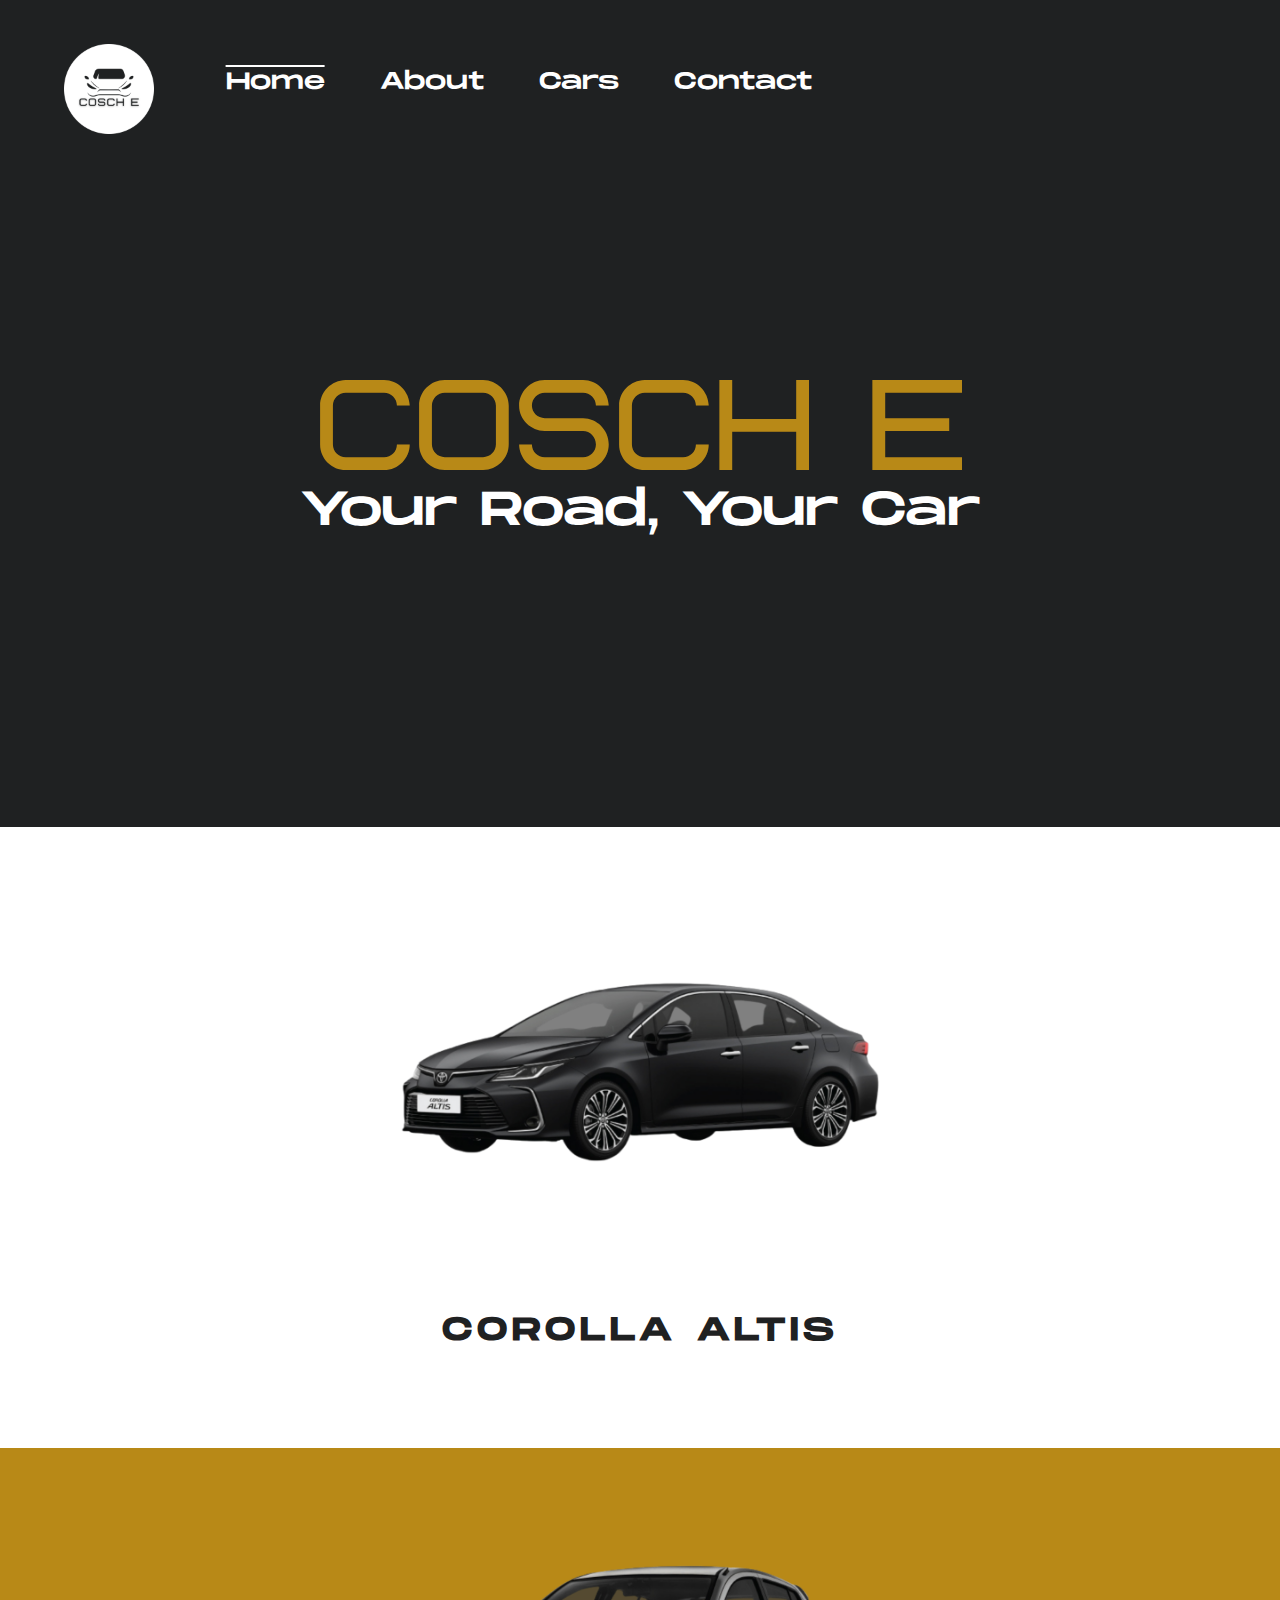
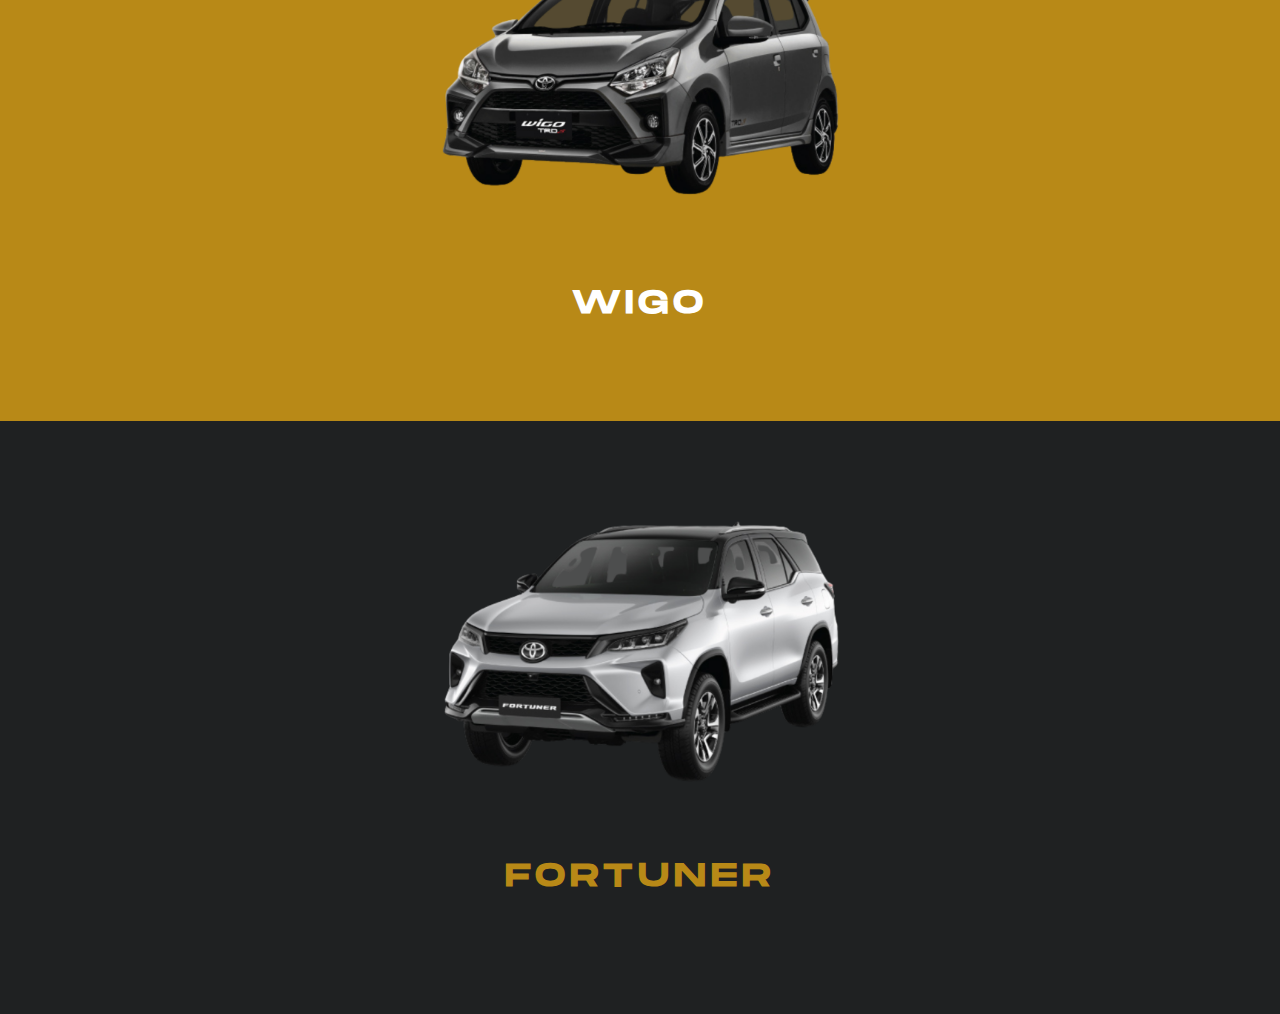
<file: index.html>
<!DOCTYPE html>
<html>
<head>
	<meta charset="utf-8">
	<title>COSCH E PH</title>
	<link rel="shortcut icon" type="image/png" href="img/favicon.png">
	<link rel="stylesheet" type="text/css" href="css/style.css">
</head>
<body>


		<div id="header">
			<img id="logo" src="img/logo.png">
			<nav>
				<a class="active" href="#">Home</a>
				<a href="about.html" accesskey="d">About</a>
				<a href="cars.html">Cars</a>
				<a href="contact.html">Contact</a>
			</nav>
		</div>

	<main id="main-doc">
		<section id="HTML" class="main-section intro">
			<header style=" font-family: bicubik; font-size: 8em; line-height: 0.8;">COSCH E</header>
			<header style=" font-family: monumentReg; color: white;">Your Road, Your Car</header>
		</section>

		<section id="altis" class="main-section altis">
			<img src="img/cars/altis.png"><br>
			<h1>COROLLA ALTIS</h1><br>
		</section>

		<section id="wigo" class="main-section wigo">
			<img src="img/cars/wigo.png"><br><h1>WIGO</h1><br>
		</section>

		<section id="fortuner" class="main-section fortuner">
			<img src="img/cars/fortuner.png"><br><h1>FORTUNER</h1><br>
		</section>
	</main>

	<div class="loaderDIV">
    <div id="logocontainer" onclick=fill()>
    x  <div id="pelogo">E</div>
      <div class="loader" style="left:2vh; top:0; height:2vh; width:0; animation:slide1 1s linear forwards infinite"></div>
      <div class="loader" style="right:0; top:2vh; width:2vh; height:0; animation:slide2 1s linear forwards infinite; animation-delay:0.5s"></div>
      <div class="loader" style="right:2vh; bottom:0; height:2vh; width:0; animation:slide3 1s linear forwards infinite"></div>
      <div class="loader" style="left:0; bottom:2vh; width:2vh; height:0; animation:slide4 1s linear forwards infinite; animation-delay:0.5s"></div>
    </div>
	</div>
	<script type="text/javascript" src="loader.js"></script>
</body>
</html>
</file>
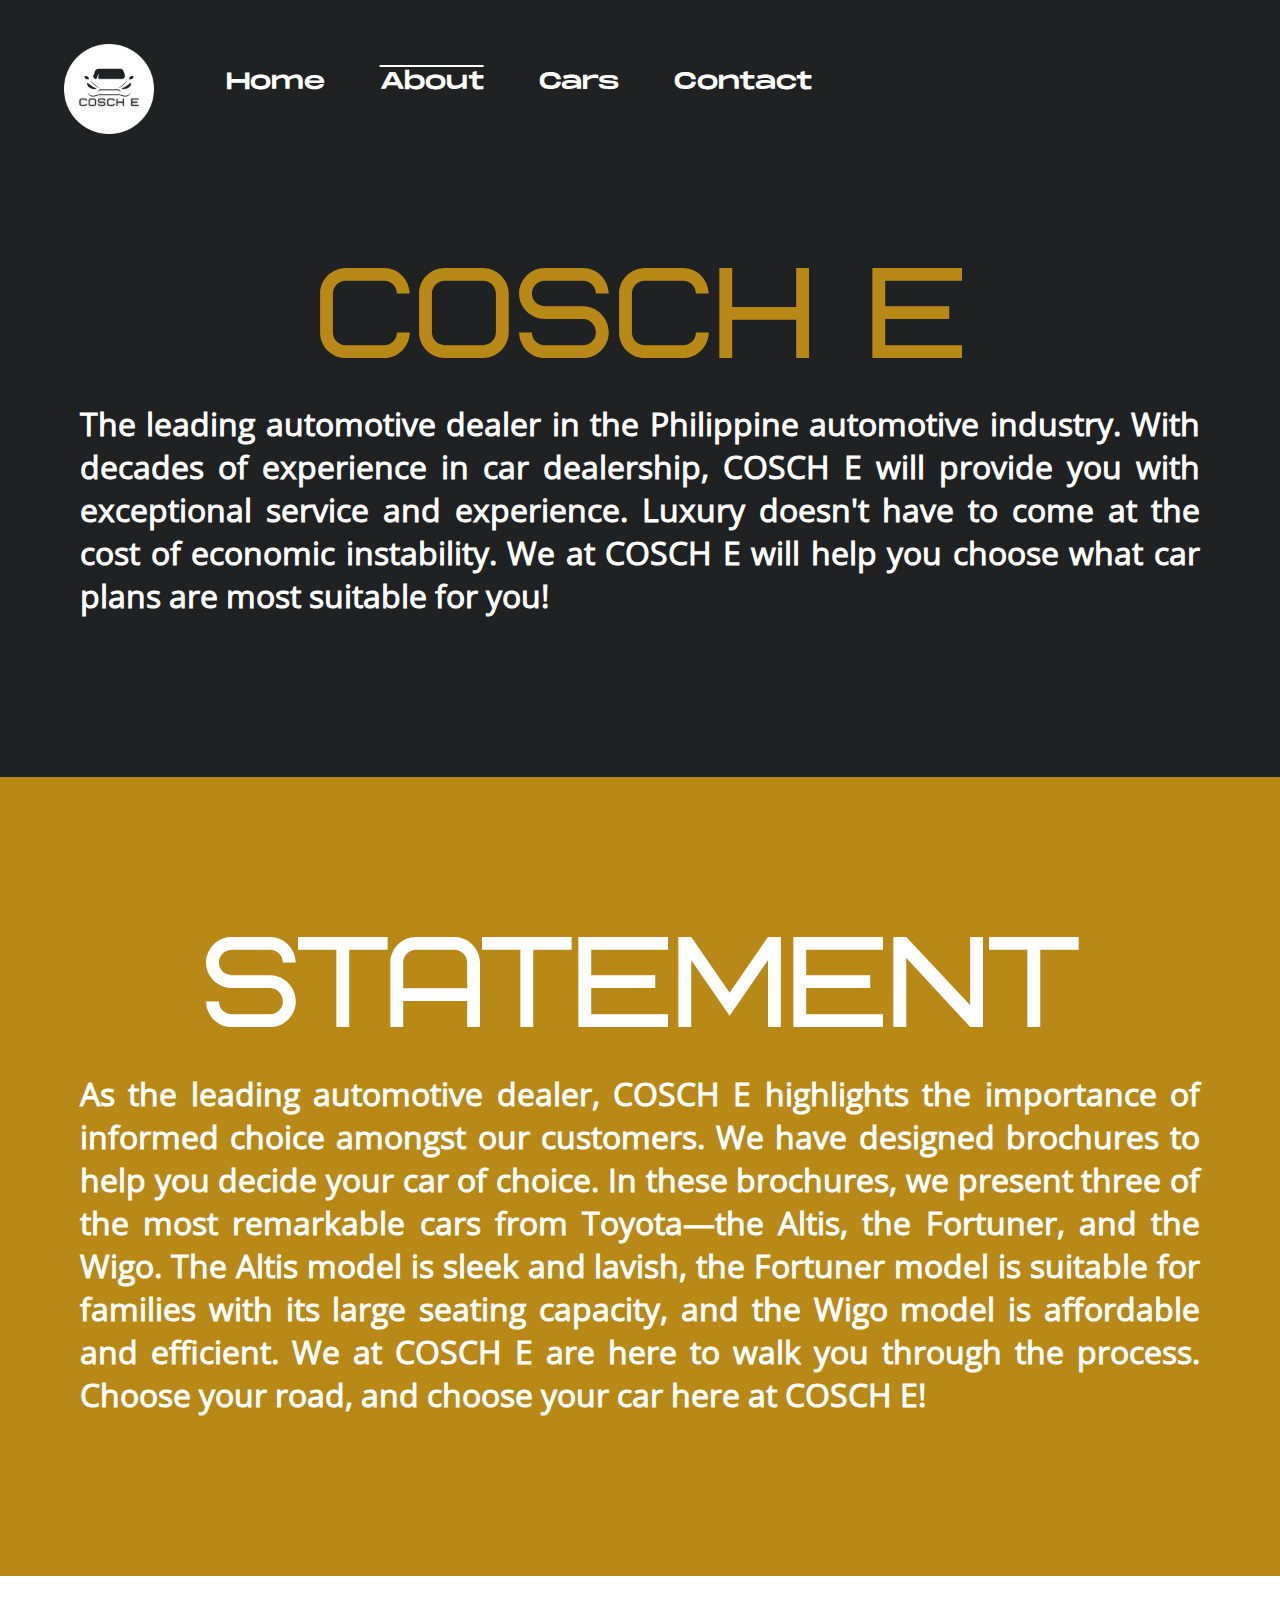
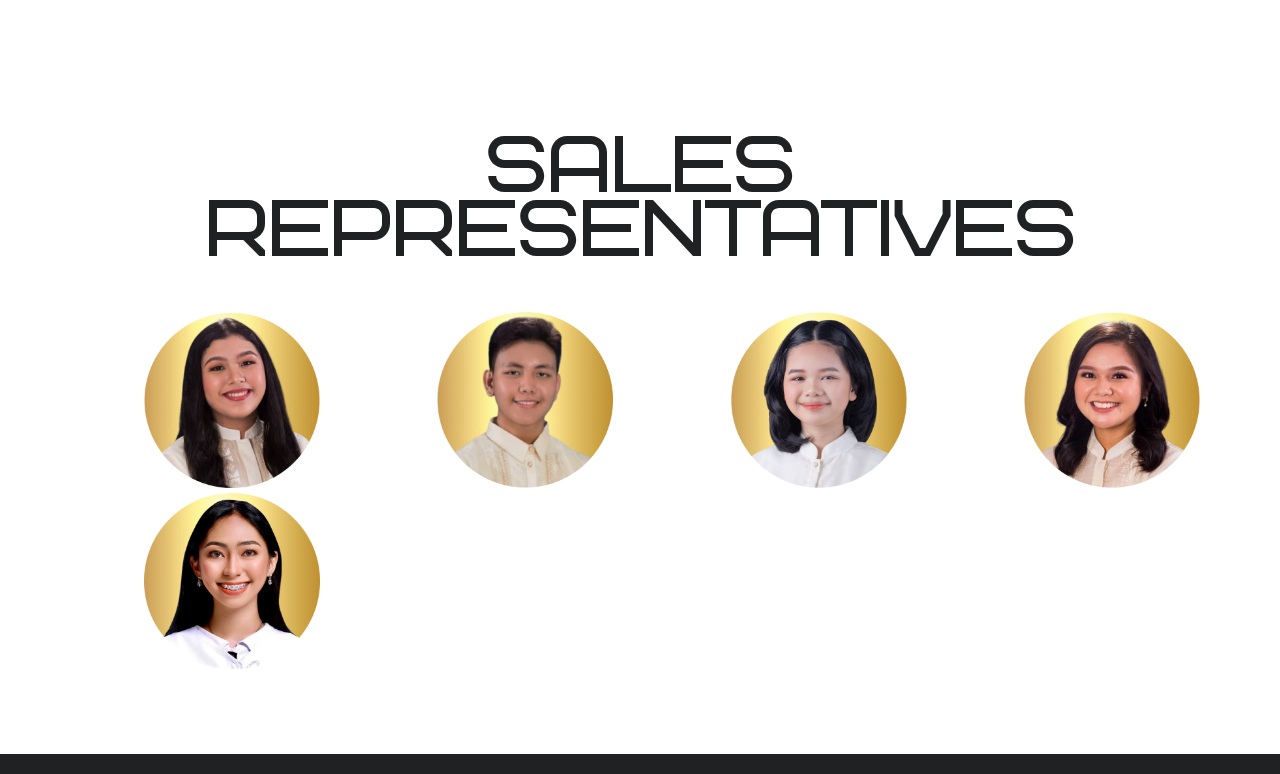
<file: about.html>
<!DOCTYPE html>
<html>
<head>
	<meta charset="utf-8">
	<title>COSCH E PH</title>
	<link rel="shortcut icon" type="image/png" href="img/favicon.png">
	<link rel="stylesheet" type="text/css" href="css/style.css">
</head>
<body>


		<div id="header">
			<img id="logo" src="img/logo.png">
			<nav>
				<a href="index.html">Home</a>
				<a class="active" href="#">About</a>
				<a href="cars.html">Cars</a>
				<a href="contact.html">Contact</a>
			</nav>
		</div>

	<main id="main-doc">
		<section class="main-section about">
			<header style=" font-family: bicubik; font-size: 8em; line-height: 0.8; text-align: center; color: #b88917; padding: 5rem 0 2rem 0;">COSCH E</header>
			<h1>The leading automotive dealer in the Philippine automotive industry. With decades of experience in car dealership, COSCH E will provide you with exceptional service and experience. Luxury doesn't have to come at the cost of economic instability. We at COSCH E will help you choose what car plans are most suitable for you!</h1>
		</section>

		<section id="altis" class="main-section reps">
			<header style=" font-family: bicubik; font-size: 8em; line-height: 0.8; text-align: center; color: white; padding: 5rem 0 2rem 0;">STATEMENT</header>
			<h1>As the leading automotive dealer, COSCH E highlights the importance of informed choice amongst our customers. We have designed brochures to help you decide your car of choice. In these brochures, we present three of the most remarkable cars from Toyota—the Altis, the Fortuner, and the Wigo. The Altis model is sleek and lavish, the Fortuner model is suitable for families with its large seating capacity, and the Wigo model is affordable and efficient. We at COSCH E are here to walk you through the process. Choose your road, and choose your car 
here at COSCH E! </h1>
		</section>

		<section id="altis" class="main-section statement">
			<header style=" font-family: bicubik; font-size: 5em; line-height: 0.8; text-align: center; color: #1F2122; padding: 5rem 0 3rem 0;">SALES REPRESENTATIVES</header>
			<img src="img/reps/1.png">
			<img src="img/reps/2.png">
			<img src="img/reps/3.png">
			<img src="img/reps/4.png">
			<img src="img/reps/5.png">

		</section>

<!-- 
		<section id="fortuner" class="main-section fortuner">
			<img src="img/cars/fortuner.png"><br><h1>FORTUNER</h1><br>
		</section>
-->
	</main>

	<div class="loaderDIV">
    <div id="logocontainer" onclick=fill()>
    x  <div id="pelogo">E</div>
      <div class="loader" style="left:2vh; top:0; height:2vh; width:0; animation:slide1 1s linear forwards infinite"></div>
      <div class="loader" style="right:0; top:2vh; width:2vh; height:0; animation:slide2 1s linear forwards infinite; animation-delay:0.5s"></div>
      <div class="loader" style="right:2vh; bottom:0; height:2vh; width:0; animation:slide3 1s linear forwards infinite"></div>
      <div class="loader" style="left:0; bottom:2vh; width:2vh; height:0; animation:slide4 1s linear forwards infinite; animation-delay:0.5s"></div>
    </div>
	</div>
	<script type="text/javascript" src="loader.js"></script>
</body>
</html>
</file>
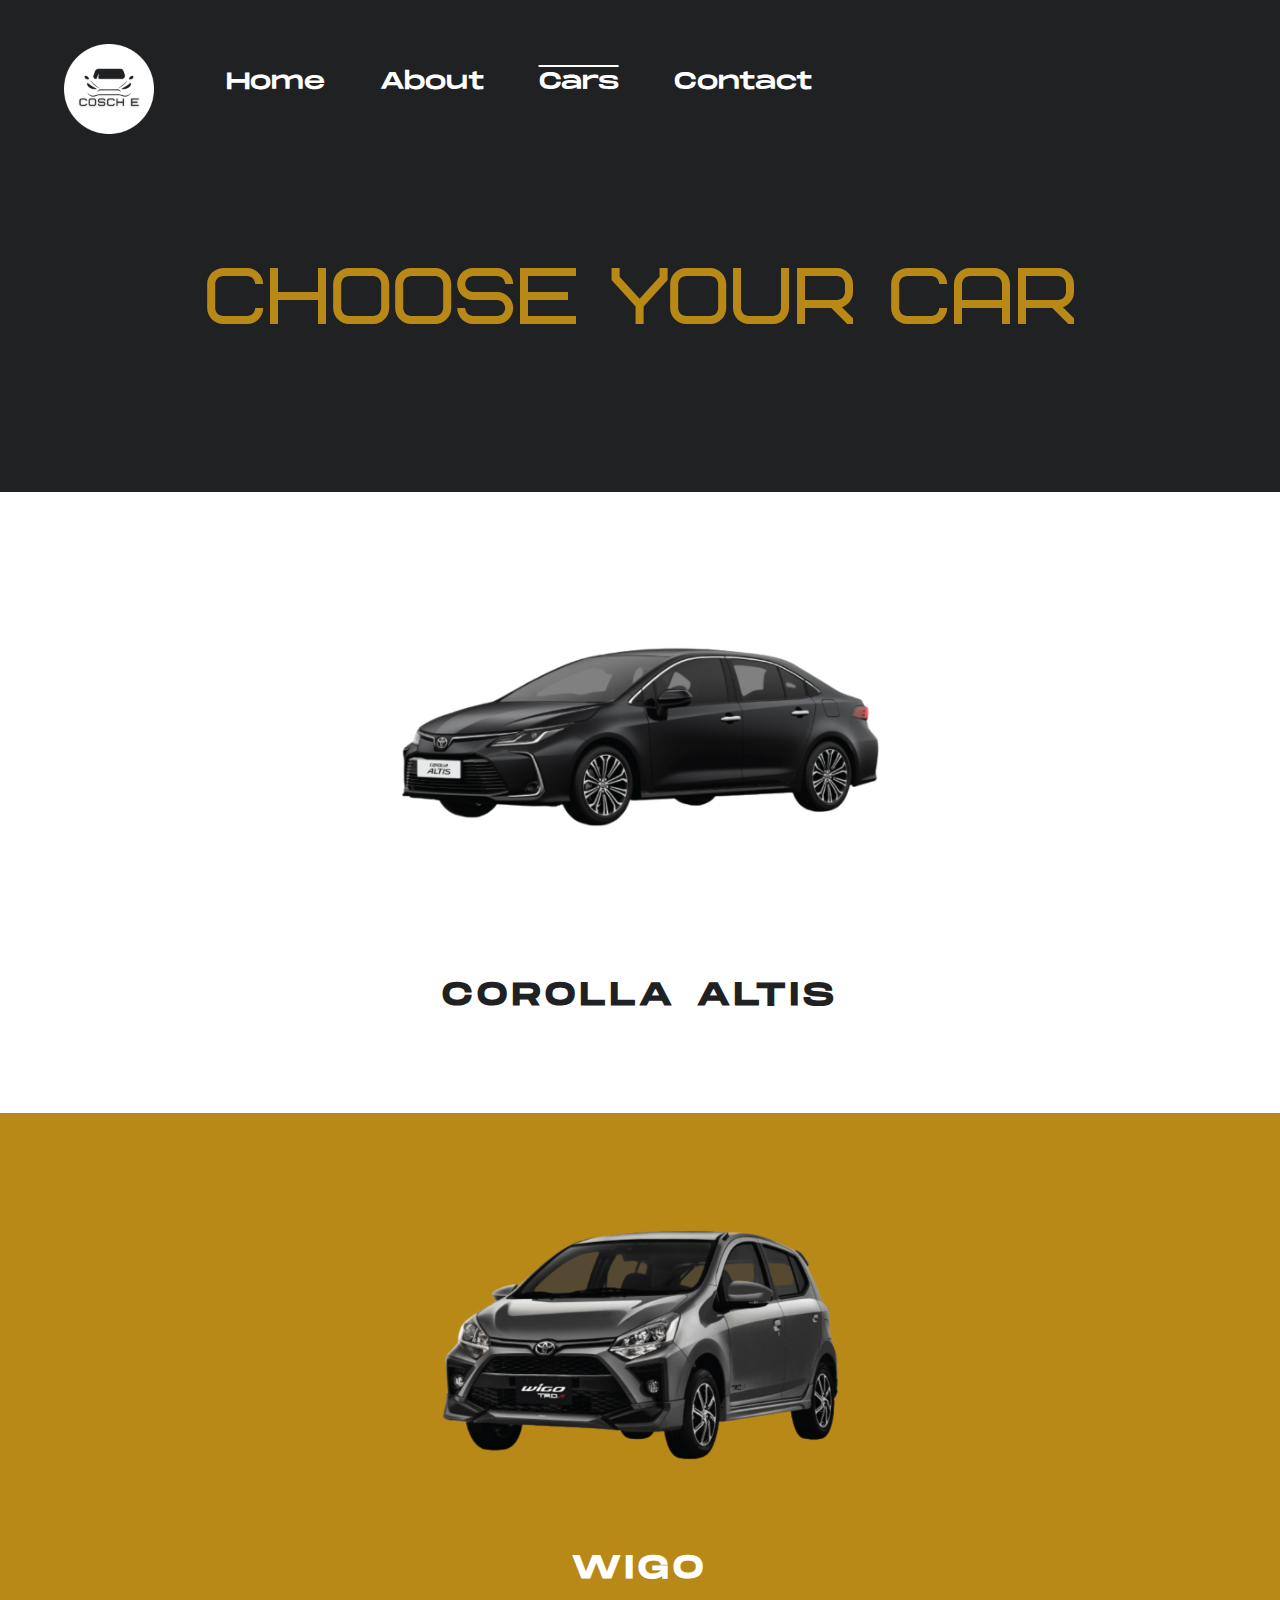
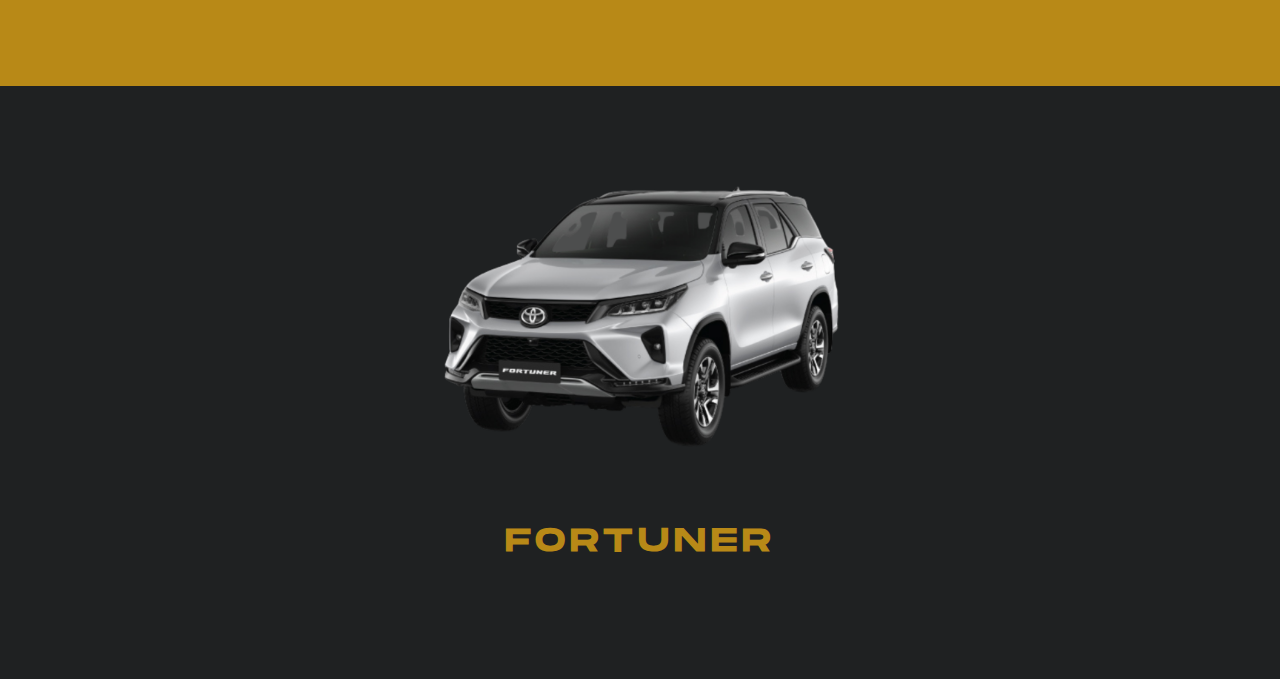
<file: cars.html>
<!DOCTYPE html>
<html>
<head>
	<meta charset="utf-8">
	<title>COSCH E PH</title>
	<link rel="shortcut icon" type="image/png" href="img/favicon.png">
	<link rel="stylesheet" type="text/css" href="css/style.css">
</head>
<body>


		<div id="header">
			<img id="logo" src="img/logo.png">
			<nav>
				<a href="index.html">Home</a>
				<a href="about.html">About</a>
				<a class="active" href="#">Cars</a>
				<a href="contact.html">Contact</a>
			</nav>
		</div>

	<main id="main-doc">
		<section id="HTML" class="main-section carIntro">
			<header style=" font-family: bicubik; font-size: 5em; line-height: 0.8;">CHOOSE YOUR CAR</header>
		</section>

		<section id="altis" class="main-section altis">
			<a href="pdf/altis.pdf" target="_blank"><img src="img/cars/altis.png"></a><br>
			<h1>COROLLA ALTIS</h1><br>
		</section>

		<section id="wigo" class="main-section wigo">
			<a href="pdf/wigo.pdf" target="_blank"><img src="img/cars/wigo.png"></a><br><h1>WIGO</h1><br>
		</section>

		<section id="fortuner" class="main-section fortuner">
			<a href="pdf/fortuner.pdf" target="_blank"><img src="img/cars/fortuner.png"></a><br><h1>FORTUNER</h1><br>
		</section>
	</main>

	<div class="loaderDIV">
    <div id="logocontainer" onclick=fill()>
    x  <div id="pelogo">E</div>
      <div class="loader" style="left:2vh; top:0; height:2vh; width:0; animation:slide1 1s linear forwards infinite"></div>
      <div class="loader" style="right:0; top:2vh; width:2vh; height:0; animation:slide2 1s linear forwards infinite; animation-delay:0.5s"></div>
      <div class="loader" style="right:2vh; bottom:0; height:2vh; width:0; animation:slide3 1s linear forwards infinite"></div>
      <div class="loader" style="left:0; bottom:2vh; width:2vh; height:0; animation:slide4 1s linear forwards infinite; animation-delay:0.5s"></div>
    </div>
	</div>
	<script type="text/javascript" src="loader.js"></script>
</body>
</html>
</file>
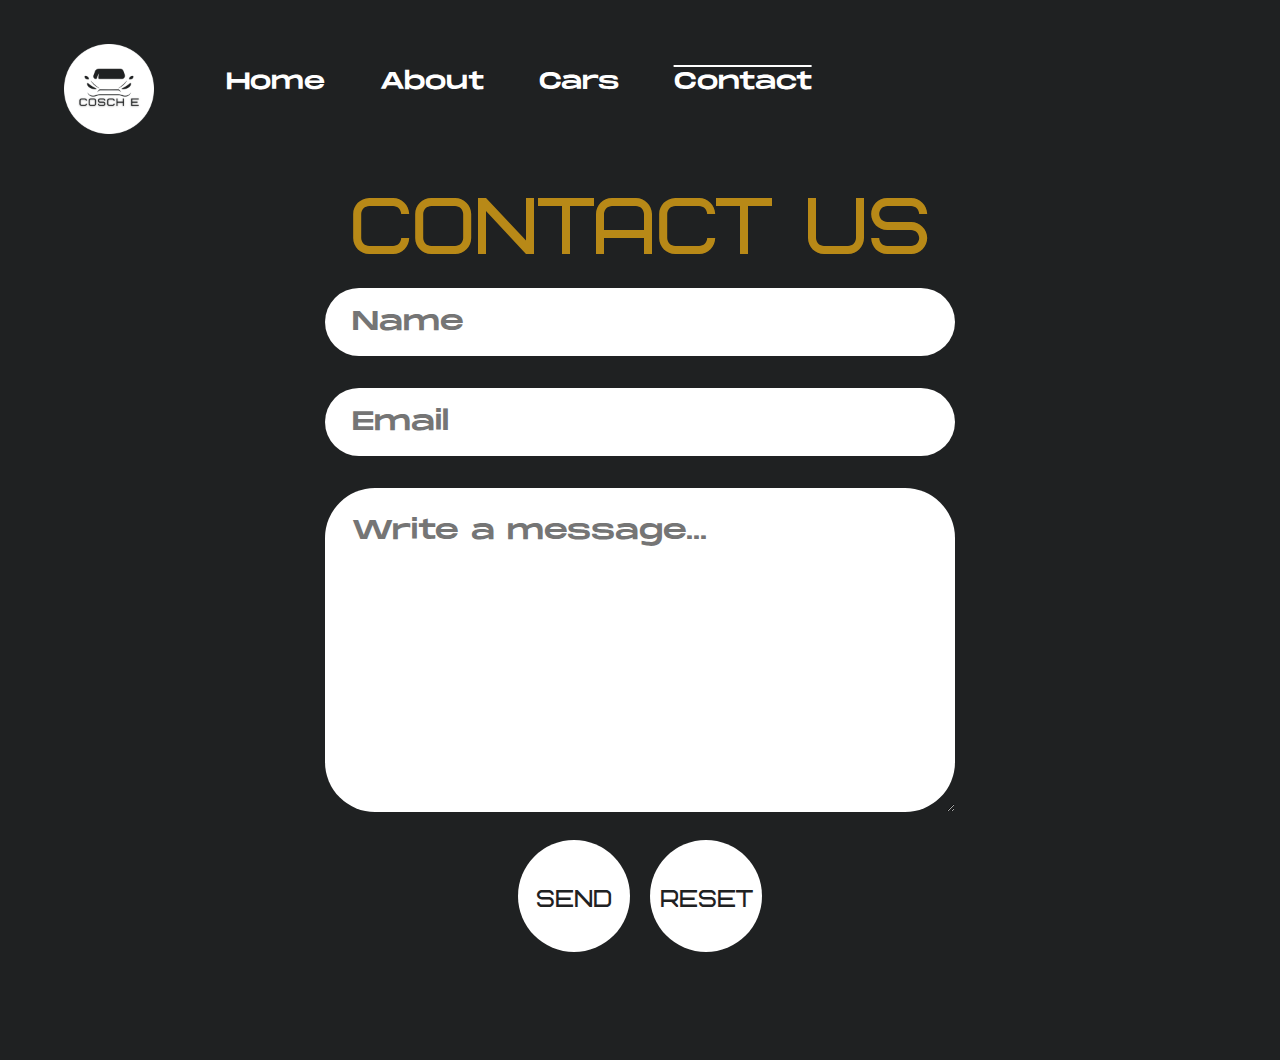
<file: contact.html>
<!DOCTYPE html>
<html>
<head>
	<meta charset="utf-8">
	<title>COSCH E PH</title>
	<link rel="shortcut icon" type="image/png" href="img/favicon.png">
	<link rel="stylesheet" type="text/css" href="css/style.css">
</head>
<body>


		<div id="header">
			<img id="logo" src="img/logo.png">
			<nav>
				<a href="index.html">Home</a>
				<a href="about.html">About</a>
				<a href="cars.html">Cars</a>
				<a class="active" href="#">Contact</a>
			</nav>
		</div>

	<main id="main-doc">
		<section class="contact">
			<header style=" font-family: bicubik; font-size: 8em; line-height: 0.8;">contact us</header>
		</section>
<!--
		<section id="altis" class="main-section altis">
			<img src="img/cars/altis.png"><br>
			<h1>COROLLA ALTIS</h1><br>
		</section>

		<section id="wigo" class="main-section wigo">
			<img src="img/cars/wigo.png"><br><h1>WIGO</h1><br>
		</section>

		<section id="fortuner" class="main-section fortuner">
			<img src="img/cars/fortuner.png"><br><h1>FORTUNER</h1><br>
		</section>
	-->

	<form action="https://formsubmit.co/giannacrisha@gmail.com" method="POST">
		<input type="hidden" name="_subject" value="A message from your website.">
		<input type="name" name="name" placeholder="Name" required><br>
		<input type="email" name="email" placeholder="Email" required><br>
		<textarea type="text" name="message" placeholder="Write a message..." required></textarea><br>
		<button type="submit">Send</button>
		<button type="reset">Reset</button>
	</form>
	</main>

	<div class="loaderDIV">
    <div id="logocontainer" onclick=fill()>
    x  <div id="pelogo">E</div>
      <div class="loader" style="left:2vh; top:0; height:2vh; width:0; animation:slide1 1s linear forwards infinite"></div>
      <div class="loader" style="right:0; top:2vh; width:2vh; height:0; animation:slide2 1s linear forwards infinite; animation-delay:0.5s"></div>
      <div class="loader" style="right:2vh; bottom:0; height:2vh; width:0; animation:slide3 1s linear forwards infinite"></div>
      <div class="loader" style="left:0; bottom:2vh; width:2vh; height:0; animation:slide4 1s linear forwards infinite; animation-delay:0.5s"></div>
    </div>
	</div>
	<script type="text/javascript" src="loader.js"></script>
</body>
</html>
</file>
<file: css/style.css>
/* MONUMENT FONTS */

@font-face {
	font-family: monumentReg;
	src: url(../fonts/monument/monument-reg.otf);
}

@font-face {
	font-family: monumentBold;
	src: url(../fonts/monument/monument-bold.otf);
}

/* OPEN SANS FONTS */

@font-face {
	font-family: openSansReg;
	src: url(../fonts/open-sans/OpenSans-Regular.ttf);
}

@font-face {
	font-family: openSansBold;
	src: url(../fonts/open-sans/OpenSans-Bold.ttf);
}

/* BICUBIK FONTS */

@font-face {
	font-family: bicubik;
	src: url(../fonts/bicubik/bicubik.otf);
}

/* TEXT ELEMENTS */

* {
	margin: 0;
}

body {
	background-color: #1f2122;
	color: #b88917;
	flex-direction: column;

}

a {
	text-decoration-line: none;
	text-decoration: none;
	text-decoration-style: none;
}

#logo {
	width: 7vw;
	padding: 0;
	float: left;
}


/* NAVIGATION BAR */
nav {
	font-family: monumentReg;
	padding: 3vw 0 0 3em;
	float: left;
	text-align: center;
	color: white;
	animation-name: fadeInTop;
	animation-duration: 2s;
	animation-iteration-count: 1;
	animation-fill-mode: forwards;
}

nav a {
	padding: 1rem 1.5rem 1rem 1.5rem;
	font-size: 1.5rem;
	color: white;
	transition: 1s;
}

nav a:hover {
	color: #b88917;
}

.active {
	text-decoration-line: overline;

}

@keyframes fadeInTop {
	0% {
		transform: translateY(-100px);
	}

	30% {
		transform: translateY(-100px);
	}

	100% {
		transform: translateY(0px);
	}
}

/* DIVS */
.intro {
	margin-top: 10em;
	padding: 7em 0 18em 0;
	background-color: #1f2122;
	text-align: center;
}
.altis {
	background-color: white;
	text-align: center;
}

.altis img {
	height: 30em;
	transition: 0.5s;
}

.altis img:hover {
	transform: scale(1.3);
}

.altis h1 {
	font-family: monumentReg;
	letter-spacing: 5px;
	color: #1f2122;
}

.altis h2 {
	font-family: openSansReg;
	color: #1f2122;
	font-size: 1.5em;
	background-color: #1f2122;
}

.wigo {
	background-color: #b88917;
	text-align: center;
	padding-top: 2em ;
}

.wigo img {
	height: 25em;
	transition: 0.5s;
}

.wigo img:hover {
	transform: scale(1.3);
}

.wigo h1 {
	font-family: monumentReg;
	letter-spacing: 5px;
	color: white;
}

.fortuner {
	background-color: #1f2122;
	text-align: center;
	padding-top: 2em;
}

.fortuner img {
	height: 25em;
	transition: 0.5s;
}

.fortuner img:hover {
	transform: scale(1.3);
}

.fortuner h1 {
	font-family: monumentReg;
	letter-spacing: 5px;
	color: #b88917;
}

.contact {
	padding: 9em 0 1em 0;
	background-color: #1f2122;
	text-align: center;
	font-size: 10px;
}

.fourcolumn {
	float: left;
	width: 23%;
	padding-left: 4em;
	overflow: scroll;
	margin: -20px;
}

.row:after {
	content: "";
	display: table;
	clear: both;
}

.row {
	align-items: center;
}

/* MAIN DOC */

#main-doc {

}

#header {
	line-height: 0;
	padding: 4rem;
	margin-top: -20px;
}

#header h1 {
	font-size: 8rem;
	font-family: montserratBold;
}

#subtitle {
	font-family: montserratSemiBold;
}

section {
	margin: 0;
	text-align: left;
	padding-bottom: 5em;
}

section header {
	font-family: montserratBold;
	font-size: 3rem;
}

section h2 {
	font-family: montserratSemiBold;
	font-size: 2rem;
}

section p {
	text-align: justify;
	text-indent: 1in;
	font-size: 1.5rem;
}

section ul {
	list-style-type: none;
}
/* FORM */

form {
	text-align: center;
	padding-bottom: 5rem ;
}

form input {
	padding: 2vh 3vh 2vh 3vh;
	font-size: 3vh;
	border-radius: 50px;
	border: none;
	margin: 1rem;
	width: 45%;
	font-family: monumentReg;
	color: #1f2122;
}

form textarea {
	font-family: monumentReg;
	color: #1f2122;
	padding: 3vh;
	font-size: 3vh;
	border-radius: 50px;
	border: none;
	margin: 1rem;
	width: 45%;
	height: 30vh;
	
}

form button {
	font-family: bicubik;
	font-size: 1.5rem;
	border-radius: 100%;
	margin: 0.5rem;
	border: none;
	width: 7rem;
	height: 7rem;
	color: #1f2122;
	transition: 0.5s;
	text-align: center;
	padding-top: 0.5rem;
	background-color: white;
}

form button:hover {
	background-color: #b88917;
	color: white;
}

/* ABOUT */

.about {
	color: white;
	font-family: openSansReg;
	padding: 5rem;
	text-align: justify;
}

.about h1 {
	padding-bottom: 5rem;
}

.reps {
	background-color: #b88917;
	text-align: center;
	color: white;
	font-family: openSansReg;
	padding: 5rem;
	text-align: justify;
}

.reps h1 {
	padding-bottom: 5rem;
}

.statement {
	background-color: white;
	text-align: center;
	color: #1F2122;
	font-family: openSansReg;
	padding: 5rem;
	text-align: justify;
}

.statement h1 {
	padding-bottom: 5rem;

}

.statement img {
	width: 11rem;
	padding-left: 4rem;
}

/* CAR */

.carIntro {
	padding: 10rem;
	text-align: center;
}
/* LOADER */

.loaderDIV {
	width: 100%;
	height: 100%;
	background-color: #1f2122;
	position: absolute;
	top: 0;
	left: 0;
	display: block;
}

#logocontainer{
  display:block;
  position:fixed;
  top:50%;
  left:50%;
  width:34vh;
  height:34vh;
  margin-left:-17vh;
  margin-top:-17vh;
  overflow:hidden;
  transition:background-color 500ms;
  cursor:pointer;
}

#pelogo{
  display: block;
  position: absolute;
  left: 2vh;
  top: 2vh;
  width: 30vh;
  height: 30vh;
  background: white;
  background-size: contain;
  font-family: bicubik;
  font-size: 20vh;
  font-weight: bold;
  color: #b88917;
  text-align: center;
  line-height: 30vh;
}

.loader{
  display:block;
  position:absolute;
  background-color:#b88917;
}

@keyframes slide1{
  50%{width:32vh; margin-left:0;}
  100%{margin-left:32vh;}
}

@keyframes slide2{
  50%{height:32vh; margin-top:0;}
  100%{margin-top:32vh;}
}

@keyframes slide3{
  50%{width:32vh; margin-right:0;}
  100%{margin-right:32vh;}
}

@keyframes slide4{
  50%{height:32vh; margin-bottom:0}
  100%{margin-bottom:32vh;}
}
</file>
